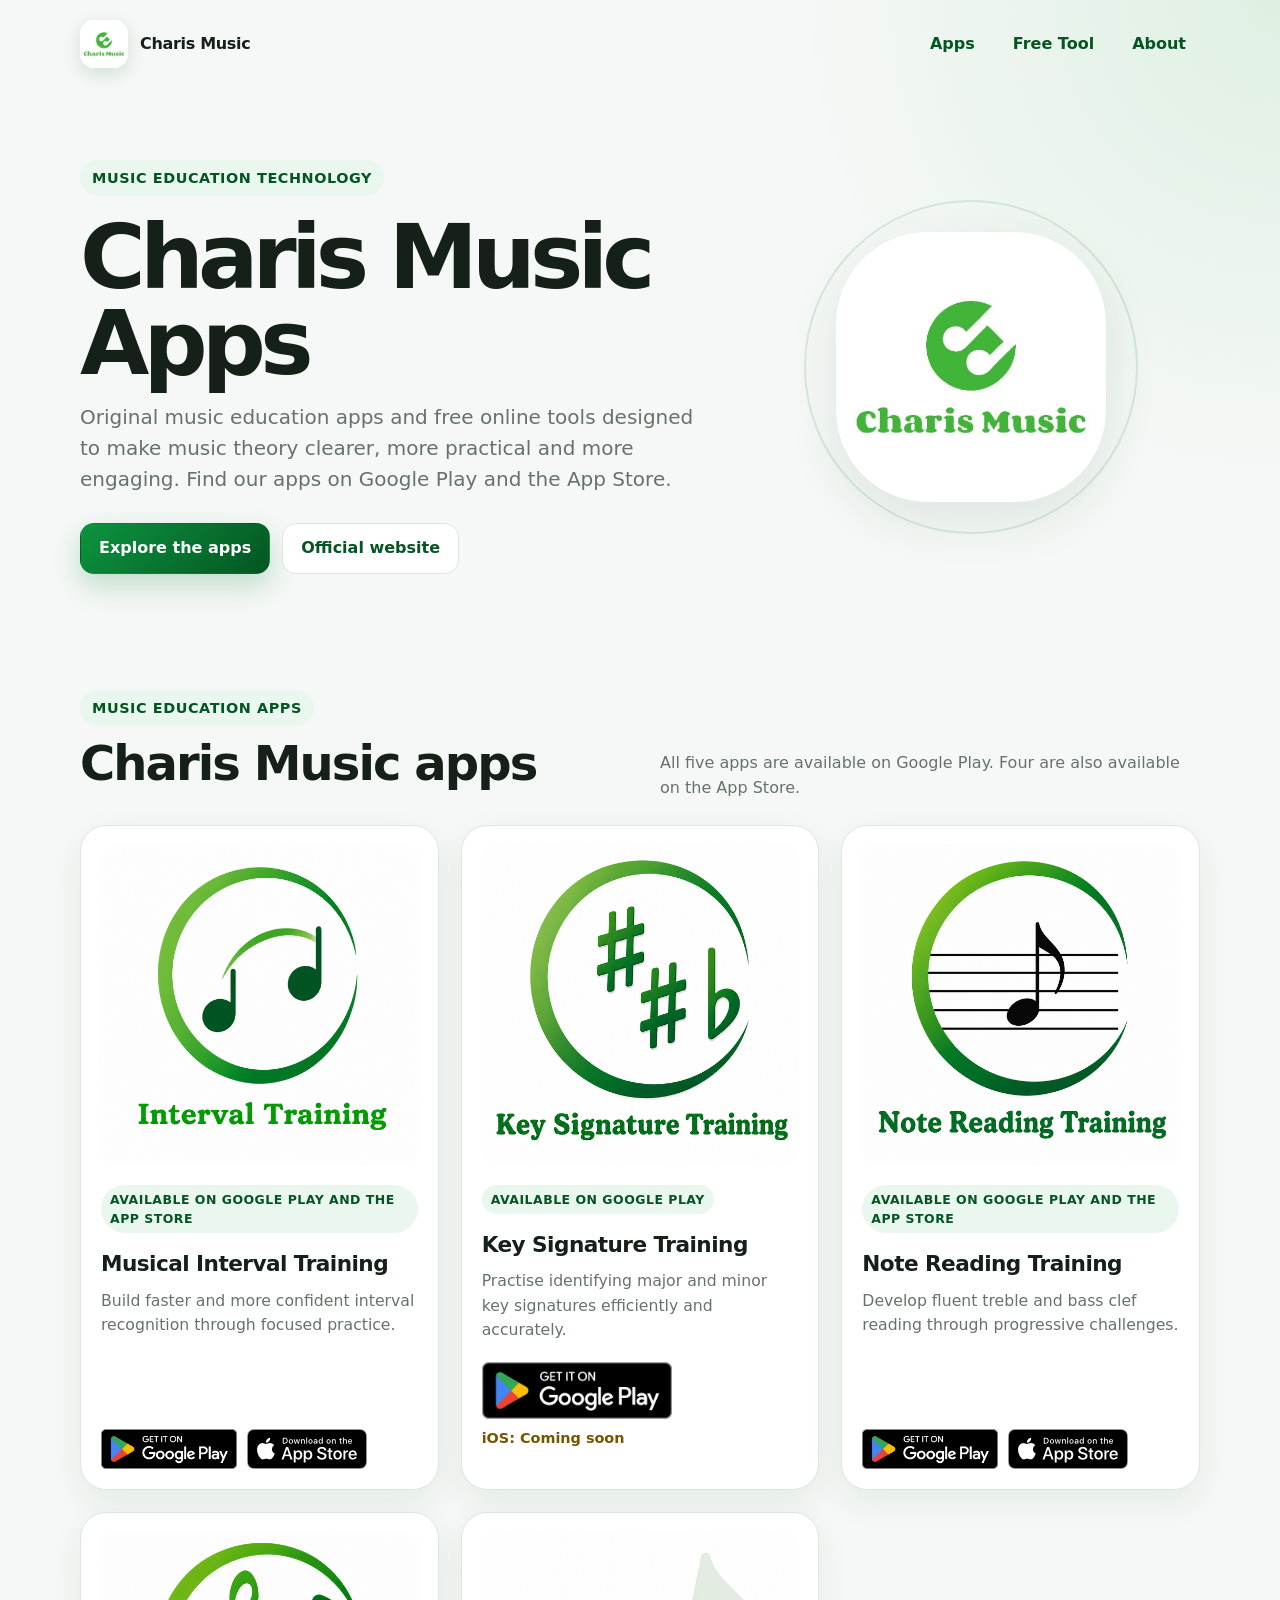
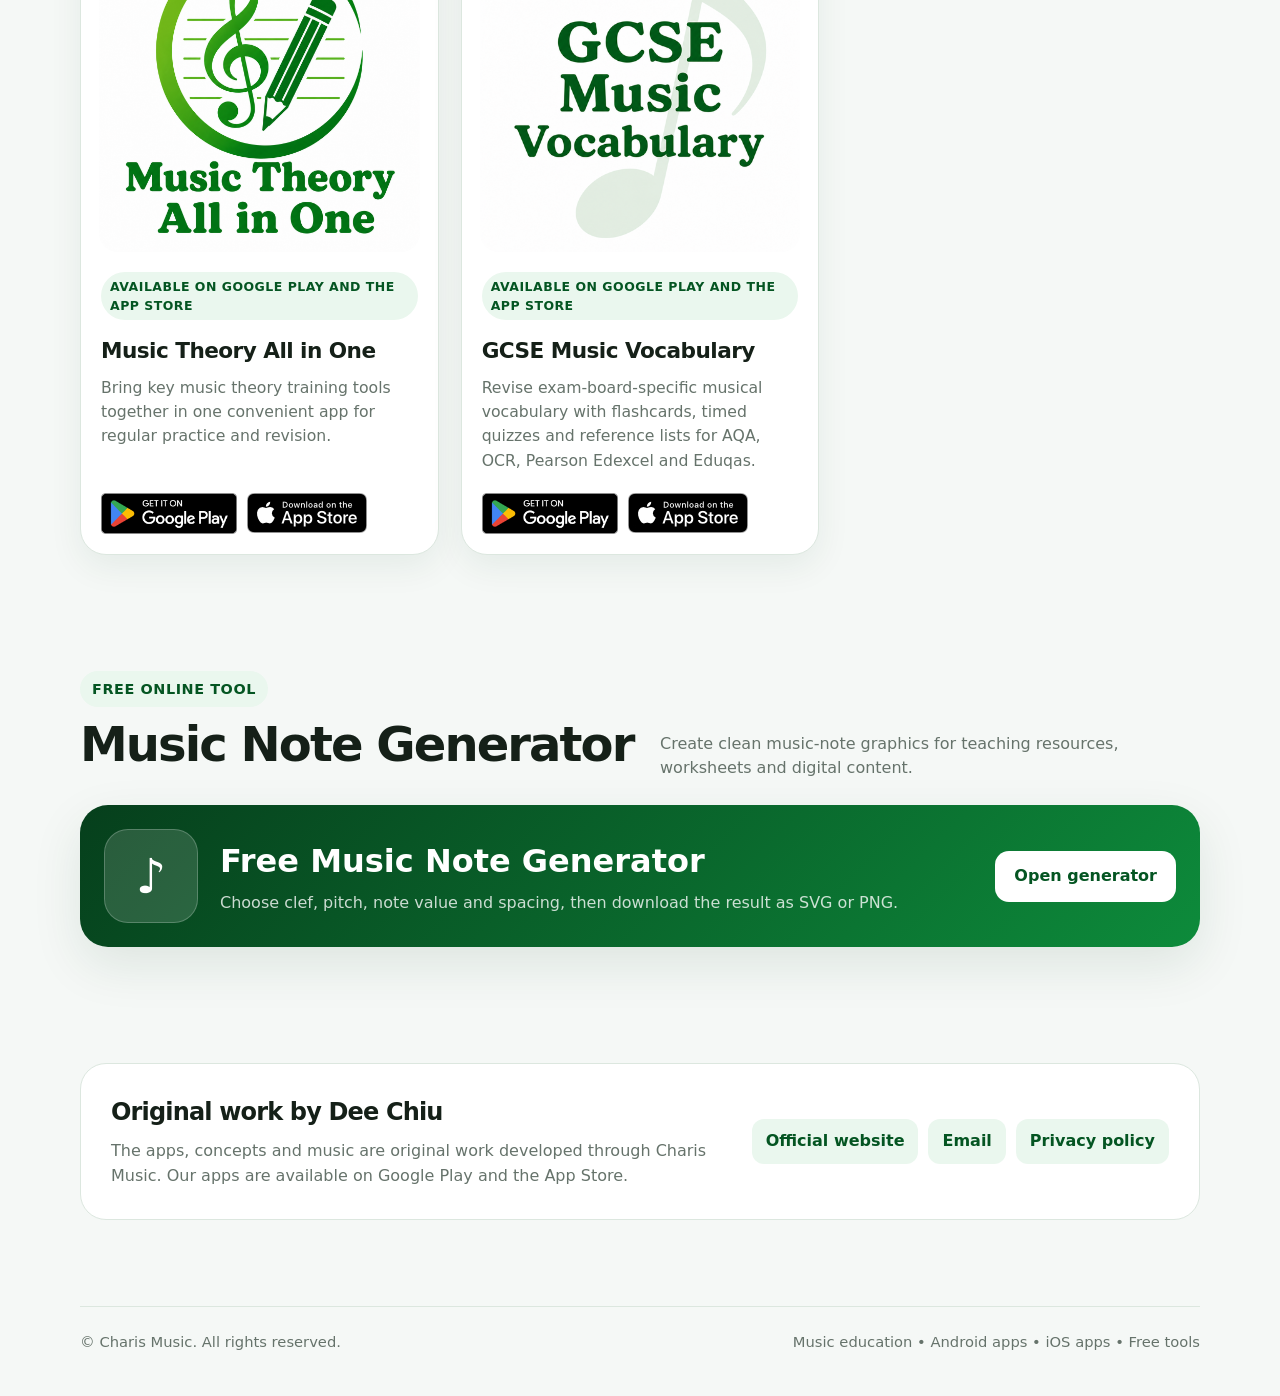
<file: index.html>
<!doctype html>
<html lang="en">
<head>
  <meta charset="utf-8">
  <meta name="viewport" content="width=device-width, initial-scale=1">
  <meta name="description" content="Explore music education apps and free online tools created by Charis Music, including music theory, GCSE vocabulary, interval, key signature and note reading training.">
  <meta name="theme-color" content="#087a33">
  <title>Charis Music Apps</title>
  <style>
    :root {
      --green: #087a33;
      --green-dark: #045522;
      --green-soft: #eaf7ee;
      --ink: #152018;
      --muted: #66736b;
      --line: #dce7df;
      --surface: #ffffff;
      --page: #f5f8f6;
      --shadow: 0 18px 50px rgba(18, 69, 37, 0.10);
    }

    * { box-sizing: border-box; }

    html { scroll-behavior: smooth; }

    body {
      margin: 0;
      font-family: Inter, ui-sans-serif, system-ui, -apple-system, BlinkMacSystemFont, "Segoe UI", sans-serif;
      color: var(--ink);
      background:
        radial-gradient(circle at top right, rgba(72, 184, 94, .13), transparent 30rem),
        var(--page);
      line-height: 1.55;
    }

    a { color: inherit; }
    img { display: block; max-width: 100%; }

    .site-shell {
      width: min(1120px, calc(100% - 32px));
      margin: 0 auto;
    }

    .topbar {
      display: flex;
      align-items: center;
      justify-content: space-between;
      gap: 20px;
      padding: 20px 0;
    }

    .brand {
      display: inline-flex;
      align-items: center;
      gap: 12px;
      text-decoration: none;
      font-weight: 800;
      letter-spacing: -.02em;
    }

    .brand img {
      width: 48px;
      height: 48px;
      border-radius: 14px;
      object-fit: cover;
      box-shadow: 0 6px 18px rgba(18, 69, 37, .14);
    }

    .topnav {
      display: flex;
      gap: 10px;
      flex-wrap: wrap;
      justify-content: flex-end;
    }

    .topnav a,
    .text-link {
      text-decoration: none;
      font-weight: 700;
    }

    .topnav a {
      padding: 10px 14px;
      border-radius: 999px;
      color: var(--green-dark);
    }

    .topnav a:hover { background: var(--green-soft); }

    .hero {
      display: grid;
      grid-template-columns: 1.15fr .85fr;
      gap: 42px;
      align-items: center;
      padding: 72px 0 58px;
    }

    .eyebrow {
      display: inline-flex;
      align-items: center;
      gap: 8px;
      padding: 7px 12px;
      border-radius: 999px;
      background: var(--green-soft);
      color: var(--green-dark);
      font-size: .9rem;
      font-weight: 800;
      letter-spacing: .04em;
      text-transform: uppercase;
    }

    h1 {
      margin: 18px 0 16px;
      font-size: clamp(2.7rem, 7vw, 5.8rem);
      line-height: .96;
      letter-spacing: -.065em;
    }

    .hero p {
      max-width: 650px;
      margin: 0;
      color: var(--muted);
      font-size: clamp(1.05rem, 2vw, 1.25rem);
    }

    .hero-actions {
      display: flex;
      gap: 12px;
      flex-wrap: wrap;
      margin-top: 28px;
    }

    .button {
      display: inline-flex;
      align-items: center;
      justify-content: center;
      min-height: 48px;
      padding: 12px 18px;
      border: 1px solid transparent;
      border-radius: 14px;
      text-decoration: none;
      font-weight: 800;
      transition: transform .18s ease, box-shadow .18s ease, background .18s ease;
    }

    .button:hover { transform: translateY(-2px); }

    .button-primary {
      color: white;
      background: linear-gradient(135deg, #0c943f, var(--green-dark));
      box-shadow: 0 12px 28px rgba(8, 122, 51, .22);
    }

    .button-secondary {
      background: white;
      color: var(--green-dark);
      border-color: var(--line);
    }

    .hero-mark {
      position: relative;
      min-height: 360px;
      display: grid;
      place-items: center;
    }

    .hero-mark::before,
    .hero-mark::after {
      content: "";
      position: absolute;
      border-radius: 50%;
      border: 2px solid rgba(8, 122, 51, .13);
    }

    .hero-mark::before { width: 330px; height: 330px; }
    .hero-mark::after { width: 250px; height: 250px; }

    .hero-logo {
      position: relative;
      z-index: 1;
      width: min(270px, 72vw);
      aspect-ratio: 1;
      border-radius: 34%;
      object-fit: cover;
      background: white;
      box-shadow: var(--shadow);
    }

    .section {
      padding: 58px 0;
    }

    .section-heading {
      display: flex;
      align-items: end;
      justify-content: space-between;
      gap: 24px;
      margin-bottom: 24px;
    }

    .section-heading h2 {
      margin: 0;
      font-size: clamp(1.9rem, 4vw, 3rem);
      letter-spacing: -.04em;
    }

    .section-heading p {
      max-width: 540px;
      margin: 0;
      color: var(--muted);
    }

    .apps-grid {
      display: grid;
      grid-template-columns: repeat(3, minmax(0, 1fr));
      gap: 22px;
    }

    .app-card {
      display: flex;
      flex-direction: column;
      min-width: 0;
      overflow: hidden;
      background: var(--surface);
      border: 1px solid var(--line);
      border-radius: 26px;
      box-shadow: 0 12px 34px rgba(18, 69, 37, .07);
    }

    .app-card:hover {
      transform: translateY(-3px);
      box-shadow: var(--shadow);
      transition: .2s ease;
    }

    .app-art {
      padding: 18px 18px 0;
    }

    .app-art img {
      width: 100%;
      aspect-ratio: 1;
      object-fit: cover;
      border-radius: 20px;
    }

    .app-copy {
      display: flex;
      flex: 1;
      flex-direction: column;
      padding: 20px;
    }

    .status {
      align-self: flex-start;
      padding: 5px 9px;
      border-radius: 999px;
      background: var(--green-soft);
      color: var(--green-dark);
      font-size: .78rem;
      font-weight: 850;
      letter-spacing: .04em;
      text-transform: uppercase;
    }

    .status.pending { background: #fff5d8; color: #755500; }
    .status.soon { background: #eef1f3; color: #4d575c; }

    .app-copy h3 {
      margin: 14px 0 8px;
      font-size: 1.35rem;
      letter-spacing: -.025em;
    }

    .app-copy p {
      margin: 0 0 20px;
      color: var(--muted);
      font-size: .98rem;
    }

    .store-links {
      display: flex;
      flex-wrap: wrap;
      align-items: center;
      gap: 10px;
      margin-top: auto;
    }

    .store-links .store-badge { width: 136px; margin: 0; }
    .store-links .apple-badge { width: 120px; }

    .store-badge {
      margin-top: auto;
      display: inline-block;
      width: 190px;
      max-width: 100%;
    }


    .review-note {
      margin-top: auto !important;
      padding-top: 8px;
      font-size: .9rem !important;
      font-weight: 700;
      color: #755500 !important;
    }

    .ios-note {
      margin-top: 18px;
      display: inline-flex;
      padding: 8px 12px;
      border-radius: 999px;
      background: #eef1f3;
      color: #4d575c;
      font-size: .9rem;
      font-weight: 800;
    }

    .tool-card {
      display: grid;
      grid-template-columns: auto 1fr auto;
      gap: 22px;
      align-items: center;
      padding: 24px;
      background: linear-gradient(135deg, #063f1c, #0d8b3b);
      color: white;
      border-radius: 28px;
      box-shadow: var(--shadow);
    }

    .tool-icon {
      width: 94px;
      height: 94px;
      display: grid;
      place-items: center;
      border-radius: 24px;
      background: rgba(255,255,255,.14);
      border: 1px solid rgba(255,255,255,.22);
      font-size: 3rem;
      font-weight: 800;
    }

    .tool-card h3 {
      margin: 0 0 5px;
      font-size: clamp(1.4rem, 3vw, 2rem);
    }

    .tool-card p { margin: 0; color: rgba(255,255,255,.79); }

    .tool-card .button {
      background: white;
      color: var(--green-dark);
      white-space: nowrap;
    }

    .about-panel {
      display: grid;
      grid-template-columns: 1fr auto;
      gap: 28px;
      align-items: center;
      padding: 30px;
      background: white;
      border: 1px solid var(--line);
      border-radius: 26px;
    }

    .about-panel h2 { margin: 0 0 8px; letter-spacing: -.035em; }
    .about-panel p { margin: 0; color: var(--muted); }

    .contact-links {
      display: flex;
      gap: 10px;
      flex-wrap: wrap;
      justify-content: flex-end;
    }

    .contact-links a {
      padding: 10px 14px;
      border-radius: 12px;
      background: var(--green-soft);
      color: var(--green-dark);
      text-decoration: none;
      font-weight: 800;
    }

    footer {
      padding: 28px 0 42px;
      color: var(--muted);
      font-size: .92rem;
    }

    .footer-row {
      display: flex;
      align-items: center;
      justify-content: space-between;
      gap: 16px;
      border-top: 1px solid var(--line);
      padding-top: 24px;
    }

    .footer-row a { color: var(--green-dark); font-weight: 700; }

    @media (max-width: 850px) {
      .hero { grid-template-columns: 1fr; padding-top: 42px; }
      .hero-mark { order: -1; min-height: 270px; }
      .hero-mark::before { width: 260px; height: 260px; }
      .hero-mark::after { width: 195px; height: 195px; }
      .hero-logo { width: 210px; }
      .apps-grid { grid-template-columns: 1fr 1fr; }
  
    .review-note {
      margin-top: auto !important;
      padding-top: 8px;
      font-size: .9rem !important;
      font-weight: 700;
      color: #755500 !important;
    }

    .ios-note {
      margin-top: 18px;
      display: inline-flex;
      padding: 8px 12px;
      border-radius: 999px;
      background: #eef1f3;
      color: #4d575c;
      font-size: .9rem;
      font-weight: 800;
    }

    .tool-card { grid-template-columns: auto 1fr; }
      .tool-card .button { grid-column: 1 / -1; }
    }

    @media (max-width: 620px) {
      .site-shell { width: min(100% - 22px, 1120px); }
      .topbar { align-items: flex-start; }
      .topnav { display: none; }
      .hero { padding-bottom: 34px; }
      h1 { font-size: clamp(2.65rem, 15vw, 4.2rem); }
      .section { padding: 38px 0; }
      .section-heading { display: block; }
      .section-heading p { margin-top: 8px; }
      .apps-grid { grid-template-columns: 1fr; }
      .app-card { border-radius: 22px; }
  
    .review-note {
      margin-top: auto !important;
      padding-top: 8px;
      font-size: .9rem !important;
      font-weight: 700;
      color: #755500 !important;
    }

    .ios-note {
      margin-top: 18px;
      display: inline-flex;
      padding: 8px 12px;
      border-radius: 999px;
      background: #eef1f3;
      color: #4d575c;
      font-size: .9rem;
      font-weight: 800;
    }

    .tool-card { grid-template-columns: 1fr; text-align: center; }
      .tool-icon { margin: 0 auto; }
      .about-panel { grid-template-columns: 1fr; }
      .contact-links { justify-content: flex-start; }
      .footer-row { align-items: flex-start; flex-direction: column; }
    }
  </style>
</head>
<body>
  <header class="site-shell topbar">
    <a class="brand" href="https://www.charismusic.co.uk" aria-label="Charis Music official website">
      <img src="assets/charis-music-logo.jpg" alt="Charis Music logo">
      <span>Charis Music</span>
    </a>
    <nav class="topnav" aria-label="Main navigation">
      <a href="#apps">Apps</a>
      <a href="#tools">Free Tool</a>
      <a href="#about">About</a>
    </nav>
  </header>

  <main>
    <section class="site-shell hero">
      <div>
        <span class="eyebrow">Music education technology</span>
        <h1>Charis Music Apps</h1>
        <p>Original music education apps and free online tools designed to make music theory clearer, more practical and more engaging. Find our apps on Google Play and the App Store.</p>
        <div class="hero-actions">
          <a class="button button-primary" href="#apps">Explore the apps</a>
          <a class="button button-secondary" href="https://www.charismusic.co.uk" target="_blank" rel="noopener">Official website</a>
        </div>
      </div>
      <div class="hero-mark" aria-hidden="true">
        <img class="hero-logo" src="assets/charis-music-logo.jpg" alt="">
      </div>
    </section>

    <section class="section" id="apps">
      <div class="site-shell">
        <div class="section-heading">
          <div><span class="eyebrow">Music education apps</span><h2>Charis Music apps</h2></div>
          <p>All five apps are available on Google Play. Four are also available on the App Store.</p>
        </div>

        <div class="apps-grid">
          <article class="app-card">
            <div class="app-art"><img src="assets/Music_interval_training.png" alt="Musical Interval Training app icon"></div>
            <div class="app-copy">
              <span class="status">Available on Google Play and the App Store</span>
              <h3>Musical Interval Training</h3>
              <p>Build faster and more confident interval recognition through focused practice.</p>
              <div class="store-links">
                <a class="store-badge" href="https://play.google.com/store/apps/details?id=uk.co.charismusic.intervaltraining" target="_blank" rel="noopener" aria-label="Get Musical Interval Training on Google Play">
                  <img src="assets/google-play-badge.png" alt="Get it on Google Play">
                </a>
                <a class="store-badge apple-badge" href="https://apps.apple.com/app/musical-interval-training/id6815830942" target="_blank" rel="noopener" aria-label="Download Musical Interval Training on the App Store">
                  <img src="assets/apple_download_icon.jpg" alt="Download on the App Store">
                </a>
              </div>
            </div>
          </article>

          <article class="app-card">
            <div class="app-art"><img src="assets/key_signature_training.png" alt="Key Signature Training app icon"></div>
            <div class="app-copy">
              <span class="status">Available on Google Play</span>
              <h3>Key Signature Training</h3>
              <p>Practise identifying major and minor key signatures efficiently and accurately.</p>
              <a class="store-badge" href="https://play.google.com/store/apps/details?id=uk.co.charismusic.keysignaturetraining&pcampaignid=web_share" target="_blank" rel="noopener" aria-label="Get Key Signature Training on Google Play">
                <img src="assets/google-play-badge.png" alt="Get it on Google Play">
              </a>
              <p class="review-note">iOS: Coming soon</p>
            </div>
          </article>

          <article class="app-card">
            <div class="app-art"><img src="assets/Note_reading_traing.png" alt="Note Reading Training app icon"></div>
            <div class="app-copy">
              <span class="status">Available on Google Play and the App Store</span>
              <h3>Note Reading Training</h3>
              <p>Develop fluent treble and bass clef reading through progressive challenges.</p>
              <div class="store-links">
                <a class="store-badge" href="https://play.google.com/store/apps/details?id=uk.co.charismusic.notereadingtraining&amp;pcampaignid=web_share" target="_blank" rel="noopener" aria-label="Get Note Reading Training on Google Play">
                  <img src="assets/google-play-badge.png" alt="Get it on Google Play">
                </a>
                <a class="store-badge apple-badge" href="https://apps.apple.com/app/note-reading-training/id6816515624" target="_blank" rel="noopener" aria-label="Download Note Reading Training on the App Store">
                  <img src="assets/apple_download_icon.jpg" alt="Download on the App Store">
                </a>
              </div>
            </div>
          </article>

          <article class="app-card">
            <div class="app-art"><img src="assets/music_all_in_one.png" alt="Music Theory All in One app icon"></div>
            <div class="app-copy">
              <span class="status">Available on Google Play and the App Store</span>
              <h3>Music Theory All in One</h3>
              <p>Bring key music theory training tools together in one convenient app for regular practice and revision.</p>
              <div class="store-links">
                <a class="store-badge" href="https://play.google.com/store/apps/details?id=uk.co.charismusic.musictheoryallinone&amp;pcampaignid=web_share" target="_blank" rel="noopener" aria-label="Get Music Theory All in One on Google Play">
                  <img src="assets/google-play-badge.png" alt="Get it on Google Play">
                </a>
                <a class="store-badge apple-badge" href="https://apps.apple.com/app/music-theory-all-in-one/id6813994088" target="_blank" rel="noopener" aria-label="Download Music Theory All in One on the App Store">
                  <img src="assets/apple_download_icon.jpg" alt="Download on the App Store">
                </a>
              </div>
            </div>
          </article>

          <article class="app-card">
            <div class="app-art"><img src="assets/GCSE_Music_Vocabulary.png" alt="GCSE Music Vocabulary app icon"></div>
            <div class="app-copy">
              <span class="status">Available on Google Play and the App Store</span>
              <h3>GCSE Music Vocabulary</h3>
              <p>Revise exam-board-specific musical vocabulary with flashcards, timed quizzes and reference lists for AQA, OCR, Pearson Edexcel and Eduqas.</p>
              <div class="store-links">
                <a class="store-badge" href="https://play.google.com/store/apps/details?id=uk.co.charismusic.gcsemusicvocabulary&amp;pcampaignid=web_share" target="_blank" rel="noopener" aria-label="Get GCSE Music Vocabulary on Google Play">
                  <img src="assets/google-play-badge.png" alt="Get it on Google Play">
                </a>
                <a class="store-badge apple-badge" href="https://apps.apple.com/app/gcse-music-vocabulary/id6812538722" target="_blank" rel="noopener" aria-label="Download GCSE Music Vocabulary on the App Store">
                  <img src="assets/apple_download_icon.jpg" alt="Download on the App Store">
                </a>
              </div>
            </div>
          </article>
        </div>
      </div>
    </section>

    <section class="section" id="tools">
      <div class="site-shell">
        <div class="section-heading">
          <div><span class="eyebrow">Free online tool</span><h2>Music Note Generator</h2></div>
          <p>Create clean music-note graphics for teaching resources, worksheets and digital content.</p>
        </div>
        <article class="tool-card">
          <div class="tool-icon" aria-hidden="true">♪</div>
          <div>
            <h3>Free Music Note Generator</h3>
            <p>Choose clef, pitch, note value and spacing, then download the result as SVG or PNG.</p>
          </div>
          <a class="button" href="https://charismusic.github.io/note_tool.html" target="_blank" rel="noopener">Open generator</a>
        </article>
      </div>
    </section>

    <section class="section" id="about">
      <div class="site-shell about-panel">
        <div>
          <h2>Original work by Dee Chiu</h2>
          <p>The apps, concepts and music are original work developed through Charis Music. Our apps are available on Google Play and the App Store.</p>
        </div>
        <div class="contact-links">
          <a href="https://www.charismusic.co.uk" target="_blank" rel="noopener">Official website</a>
          <a href="mailto:contact@charismusic.co.uk">Email</a>
          <a href="https://charismusic.github.io/privacy.html">Privacy policy</a>
        </div>
      </div>
    </section>
  </main>

  <footer>
    <div class="site-shell footer-row">
      <span>© Charis Music. All rights reserved.</span>
      <span>Music education • Android apps • iOS apps • Free tools</span>
    </div>
  </footer>
</body>
</html>
</file>
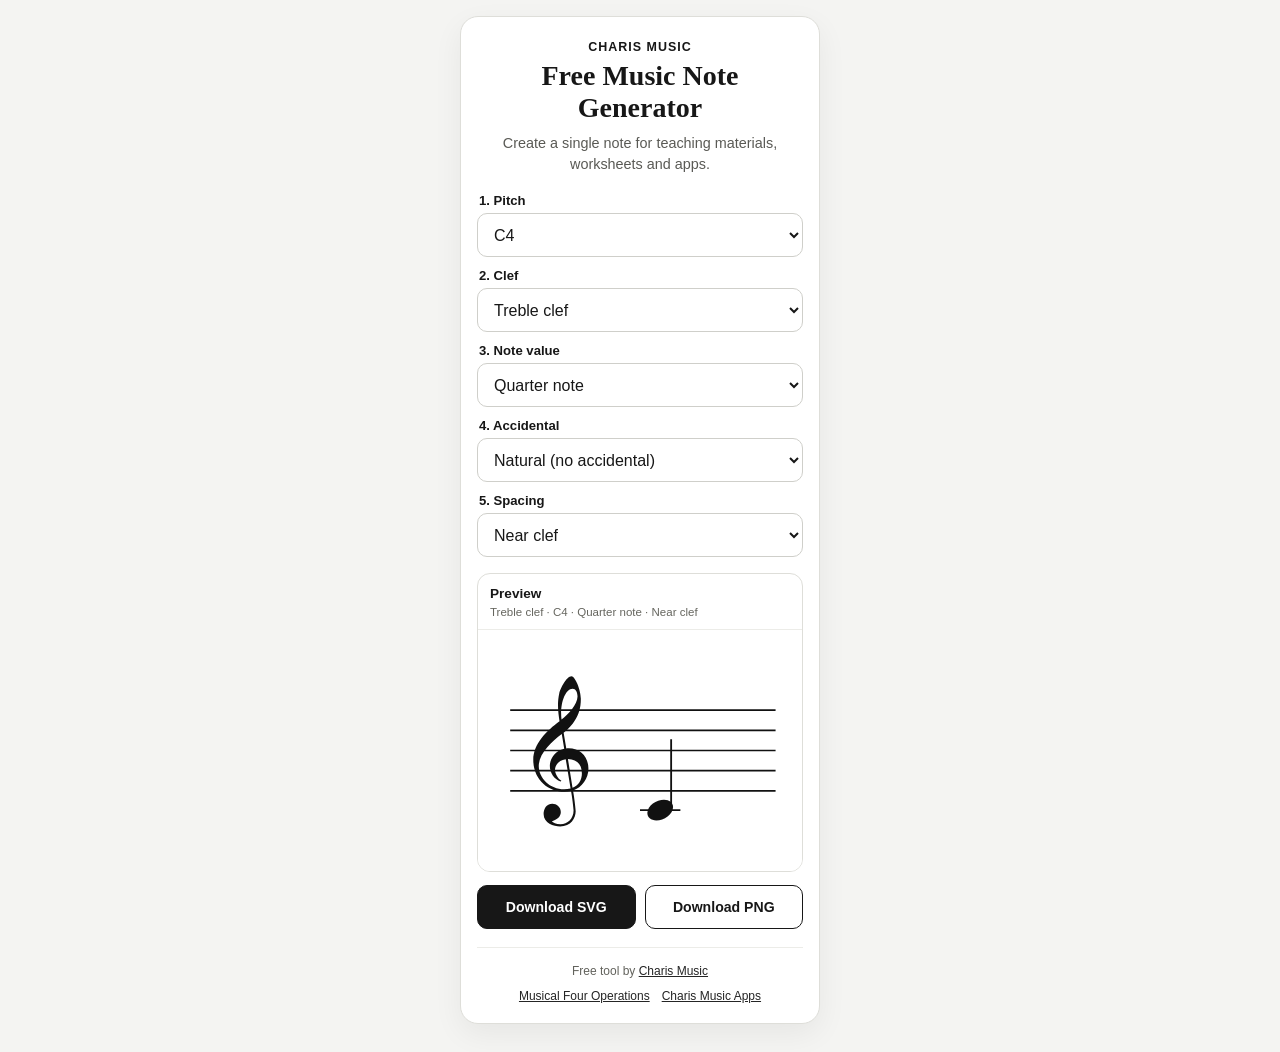
<file: note_tool.html>
<!doctype html>
<html lang="en">
<head>
  <meta charset="utf-8">
  <meta name="viewport" content="width=device-width, initial-scale=1">
  <title>Free Music Note Generator | Charis Music</title>
  <meta name="description" content="Create and download treble, bass, alto and tenor clef notes. Choose pitch, note value, accidental and spacing with this free Charis Music tool.">
  <meta name="robots" content="index, follow">
  <meta name="theme-color" content="#ffffff">
  <link rel="canonical" href="https://www.charismusic.co.uk/notegenerator">
  <link rel="stylesheet" href="style.css">
</head>
<body>
  <main class="tool-shell" aria-labelledby="page-title">
    <header class="brand-header">
      <a class="brand" href="https://www.charismusic.co.uk/" target="_top" rel="noopener">Charis Music</a>
      <h1 id="page-title">Free Music Note Generator</h1>
      <p>Create a single note for teaching materials, worksheets and apps.</p>
    </header>

    <section class="controls" aria-label="Music note settings">
      <label>
        <span>1. Pitch</span>
        <select id="pitchSelect" aria-label="Pitch"></select>
      </label>

      <label>
        <span>2. Clef</span>
        <select id="clefSelect" aria-label="Clef">
          <option value="treble">Treble clef</option>
          <option value="bass">Bass clef</option>
          <option value="alto">Alto clef</option>
          <option value="tenor">Tenor clef</option>
        </select>
      </label>

      <label>
        <span>3. Note value</span>
        <select id="valueSelect" aria-label="Note value">
          <option value="quarter">Quarter note</option>
          <option value="eighth">Eighth note</option>
        </select>
      </label>

      <label>
        <span>4. Accidental</span>
        <select id="accidentalSelect" aria-label="Accidental">
          <option value="natural">Natural (no accidental)</option>
          <option value="sharp">Sharp ♯</option>
          <option value="flat">Flat ♭</option>
        </select>
      </label>

      <label>
        <span>5. Spacing</span>
        <select id="spacingSelect" aria-label="Spacing">
          <option value="near">Near clef</option>
          <option value="key">Key signature space</option>
          <option value="keytime">Key + time signature space</option>
        </select>
      </label>
    </section>

    <section class="preview-card" aria-labelledby="preview-title">
      <div class="preview-heading">
        <h2 id="preview-title">Preview</h2>
        <span id="selectionSummary">Treble clef · C4 · Quarter note · Near clef</span>
      </div>
      <div id="svgPreview" class="preview" role="img" aria-label="Generated music note"></div>
    </section>

    <div class="actions">
      <button id="downloadSvg" type="button">Download SVG</button>
      <button id="downloadPng" type="button" class="secondary">Download PNG</button>
    </div>

    <footer>
      <p>Free tool by <a href="https://www.charismusic.co.uk/" target="_top" rel="noopener">Charis Music</a></p>
      <nav aria-label="Charis Music resources">
        <a href="https://www.charismusic.co.uk/4operations" target="_top" rel="noopener">Musical Four Operations</a>
        <a href="https://www.charismusic.co.uk/music-apps" target="_top" rel="noopener">Charis Music Apps</a>
      </nav>
    </footer>
  </main>

  <script src="app.js"></script>
</body>
</html>
</file>
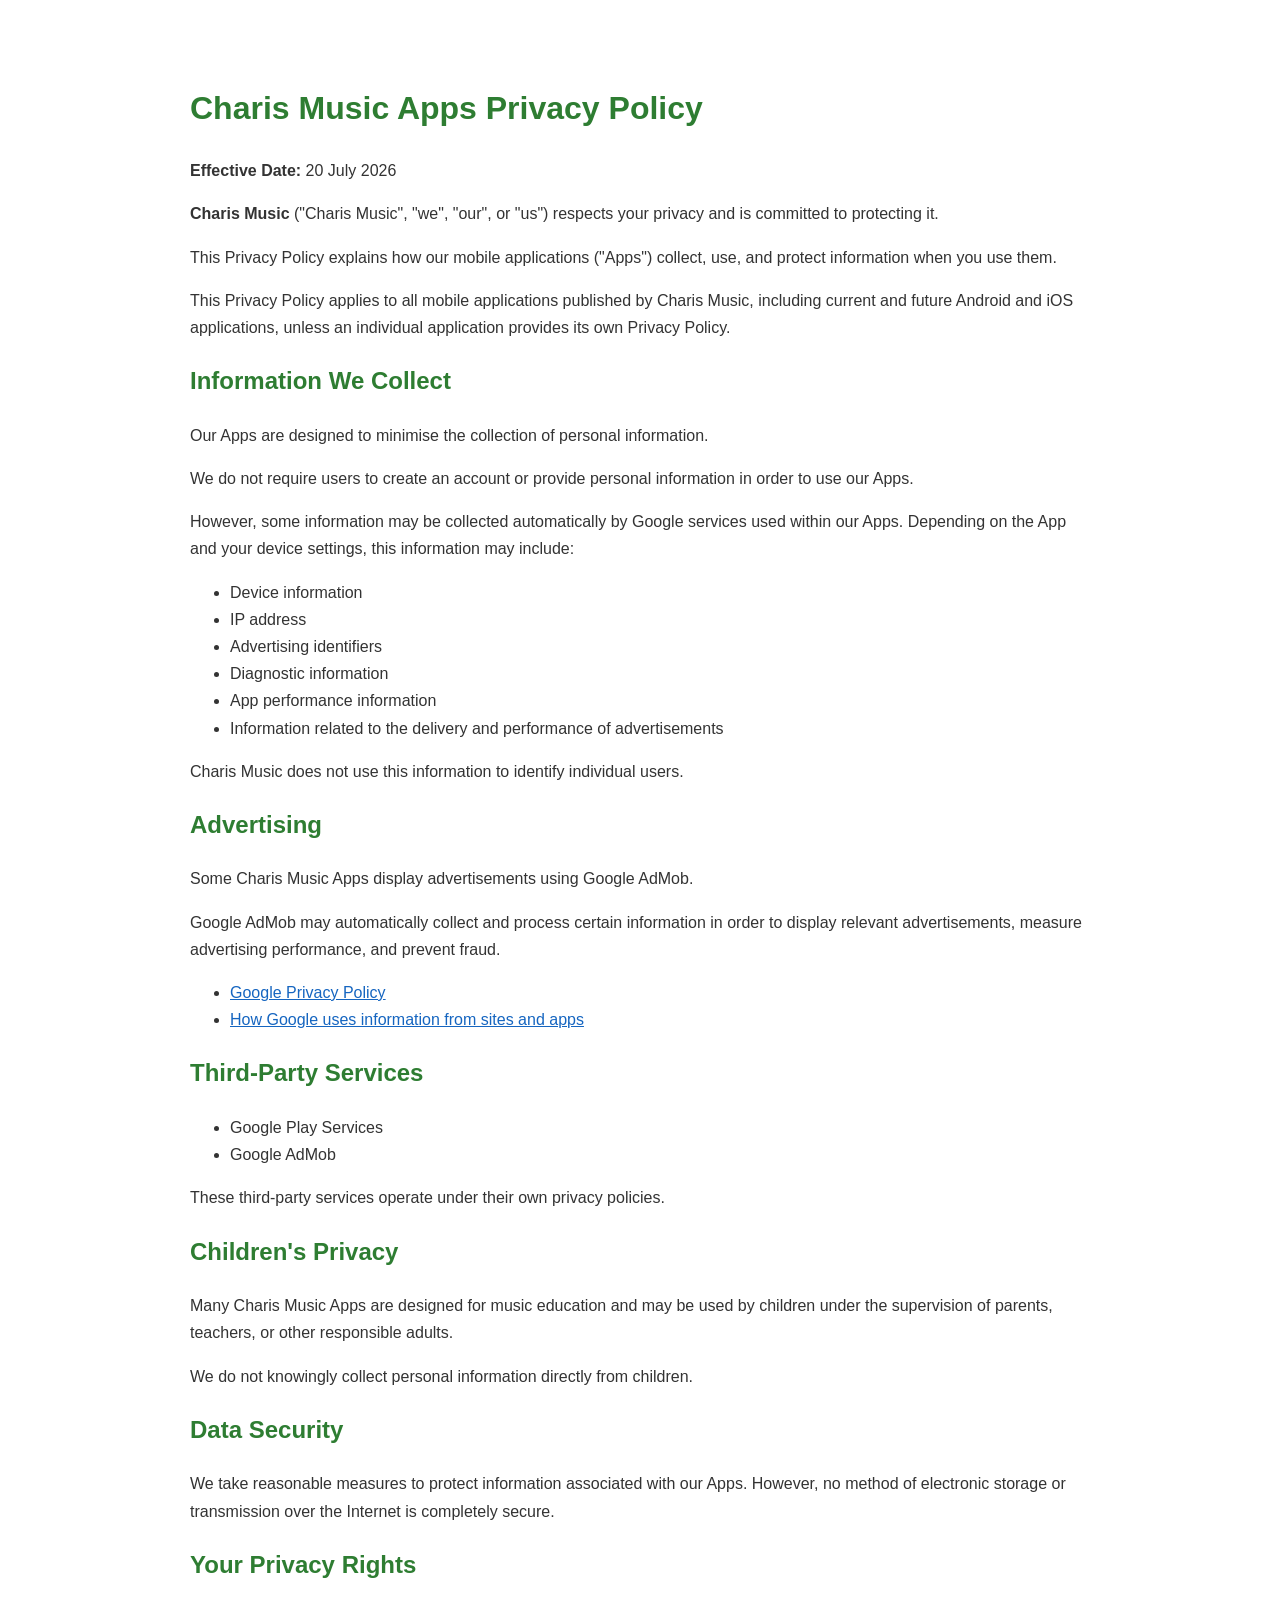
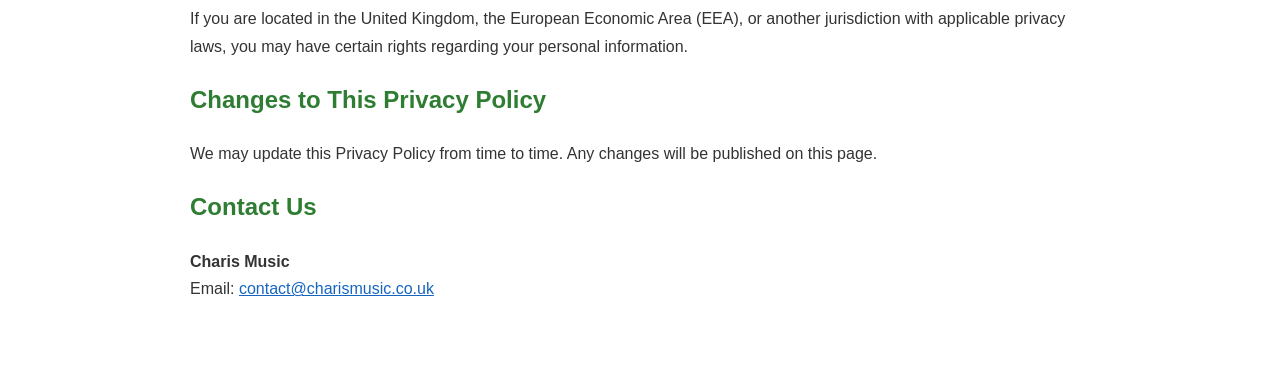
<file: privacy.html>
<!DOCTYPE html><html lang="en"><head><meta charset="UTF-8"><meta name="viewport" content="width=device-width,initial-scale=1"><title>Charis Music Apps Privacy Policy</title><style>body{font-family:Arial,sans-serif;max-width:900px;margin:40px auto;padding:20px;line-height:1.7;color:#333}h1,h2{color:#2e7d32}a{color:#1565c0}</style></head><body><h1>Charis Music Apps Privacy Policy</h1><p><strong>Effective Date:</strong> 20 July 2026</p><p><strong>Charis Music</strong> ("Charis Music", "we", "our", or "us") respects your privacy and is committed to protecting it.</p><p>This Privacy Policy explains how our mobile applications ("Apps") collect, use, and protect information when you use them.</p><p>This Privacy Policy applies to all mobile applications published by Charis Music, including current and future Android and iOS applications, unless an individual application provides its own Privacy Policy.</p><h2>Information We Collect</h2><p>Our Apps are designed to minimise the collection of personal information.</p><p>We do not require users to create an account or provide personal information in order to use our Apps.</p><p>However, some information may be collected automatically by Google services used within our Apps. Depending on the App and your device settings, this information may include:</p><ul><li>Device information</li><li>IP address</li><li>Advertising identifiers</li><li>Diagnostic information</li><li>App performance information</li><li>Information related to the delivery and performance of advertisements</li></ul><p>Charis Music does not use this information to identify individual users.</p><h2>Advertising</h2><p>Some Charis Music Apps display advertisements using Google AdMob.</p><p>Google AdMob may automatically collect and process certain information in order to display relevant advertisements, measure advertising performance, and prevent fraud.</p><ul><li><a href="https://policies.google.com/privacy">Google Privacy Policy</a></li><li><a href="https://policies.google.com/technologies/partner-sites">How Google uses information from sites and apps</a></li></ul><h2>Third-Party Services</h2><ul><li>Google Play Services</li><li>Google AdMob</li></ul><p>These third-party services operate under their own privacy policies.</p><h2>Children's Privacy</h2><p>Many Charis Music Apps are designed for music education and may be used by children under the supervision of parents, teachers, or other responsible adults.</p><p>We do not knowingly collect personal information directly from children.</p><h2>Data Security</h2><p>We take reasonable measures to protect information associated with our Apps. However, no method of electronic storage or transmission over the Internet is completely secure.</p><h2>Your Privacy Rights</h2><p>If you are located in the United Kingdom, the European Economic Area (EEA), or another jurisdiction with applicable privacy laws, you may have certain rights regarding your personal information.</p><h2>Changes to This Privacy Policy</h2><p>We may update this Privacy Policy from time to time. Any changes will be published on this page.</p><h2>Contact Us</h2><p><strong>Charis Music</strong><br>Email: <a href="mailto:contact@charismusic.co.uk">contact@charismusic.co.uk</a></p></body></html>
</file>
<file: style.css>
:root {
  font-family: Arial, Helvetica, sans-serif;
  color: #171717;
  background: #f4f4f2;
  font-synthesis: none;
}

* { box-sizing: border-box; }

html, body { margin: 0; min-height: 100%; }

body {
  padding: 16px 10px 28px;
  background: #f4f4f2;
}

.tool-shell {
  width: 100%;
  max-width: 360px;
  margin: 0 auto;
  padding: 20px 16px 18px;
  background: #fff;
  border: 1px solid #deded9;
  border-radius: 18px;
  box-shadow: 0 10px 30px rgba(0,0,0,.06);
}

.brand-header { text-align: center; }

.brand {
  display: inline-block;
  margin-bottom: 6px;
  color: #171717;
  font-weight: 700;
  letter-spacing: .08em;
  text-decoration: none;
  text-transform: uppercase;
  font-size: .78rem;
}

h1 {
  margin: 0;
  font-family: Georgia, "Times New Roman", serif;
  font-size: 1.75rem;
  line-height: 1.15;
  font-weight: 600;
}

.brand-header p {
  margin: 9px auto 18px;
  max-width: 290px;
  color: #5a5a55;
  font-size: .9rem;
  line-height: 1.45;
}

.controls {
  display: grid;
  gap: 11px;
}

label span {
  display: block;
  margin: 0 0 5px 2px;
  font-size: .82rem;
  font-weight: 700;
}

select {
  width: 100%;
  min-height: 44px;
  padding: 0 38px 0 12px;
  border: 1px solid #cfcfca;
  border-radius: 10px;
  background: #fff;
  color: #171717;
  font: inherit;
  font-size: 1rem;
}

select:focus, button:focus-visible, a:focus-visible {
  outline: 3px solid rgba(30,30,30,.18);
  outline-offset: 2px;
}

.preview-card {
  margin-top: 16px;
  border: 1px solid #deded9;
  border-radius: 13px;
  overflow: hidden;
  background: #fff;
}

.preview-heading {
  padding: 10px 12px 8px;
  border-bottom: 1px solid #ecece8;
}

.preview-heading h2 {
  display: inline;
  margin: 0;
  font-size: .85rem;
}

.preview-heading span {
  display: block;
  margin-top: 3px;
  color: #66665f;
  font-size: .72rem;
  line-height: 1.35;
}

.preview {
  display: grid;
  place-items: center;
  min-height: 178px;
  padding: 8px;
  background: #fff;
}

.preview svg {
  display: block;
  width: 100%;
  max-width: 300px;
  height: auto;
}

.actions {
  display: grid;
  grid-template-columns: 1fr 1fr;
  gap: 9px;
  margin-top: 13px;
}

button {
  min-height: 44px;
  border: 1px solid #171717;
  border-radius: 10px;
  background: #171717;
  color: #fff;
  font: inherit;
  font-size: .88rem;
  font-weight: 700;
  cursor: pointer;
}

button.secondary { background: #fff; color: #171717; }
button:hover { opacity: .84; }

footer {
  margin-top: 18px;
  padding-top: 14px;
  border-top: 1px solid #ecece8;
  text-align: center;
  color: #62625c;
  font-size: .75rem;
  line-height: 1.5;
}

footer p { margin: 0 0 7px; }
footer a { color: #252525; }
footer nav { display: flex; flex-wrap: wrap; justify-content: center; gap: 5px 12px; }

@media (max-width: 330px) {
  body { padding-left: 5px; padding-right: 5px; }
  .tool-shell { padding-left: 12px; padding-right: 12px; border-radius: 13px; }
  .actions { grid-template-columns: 1fr; }
}
</file>
